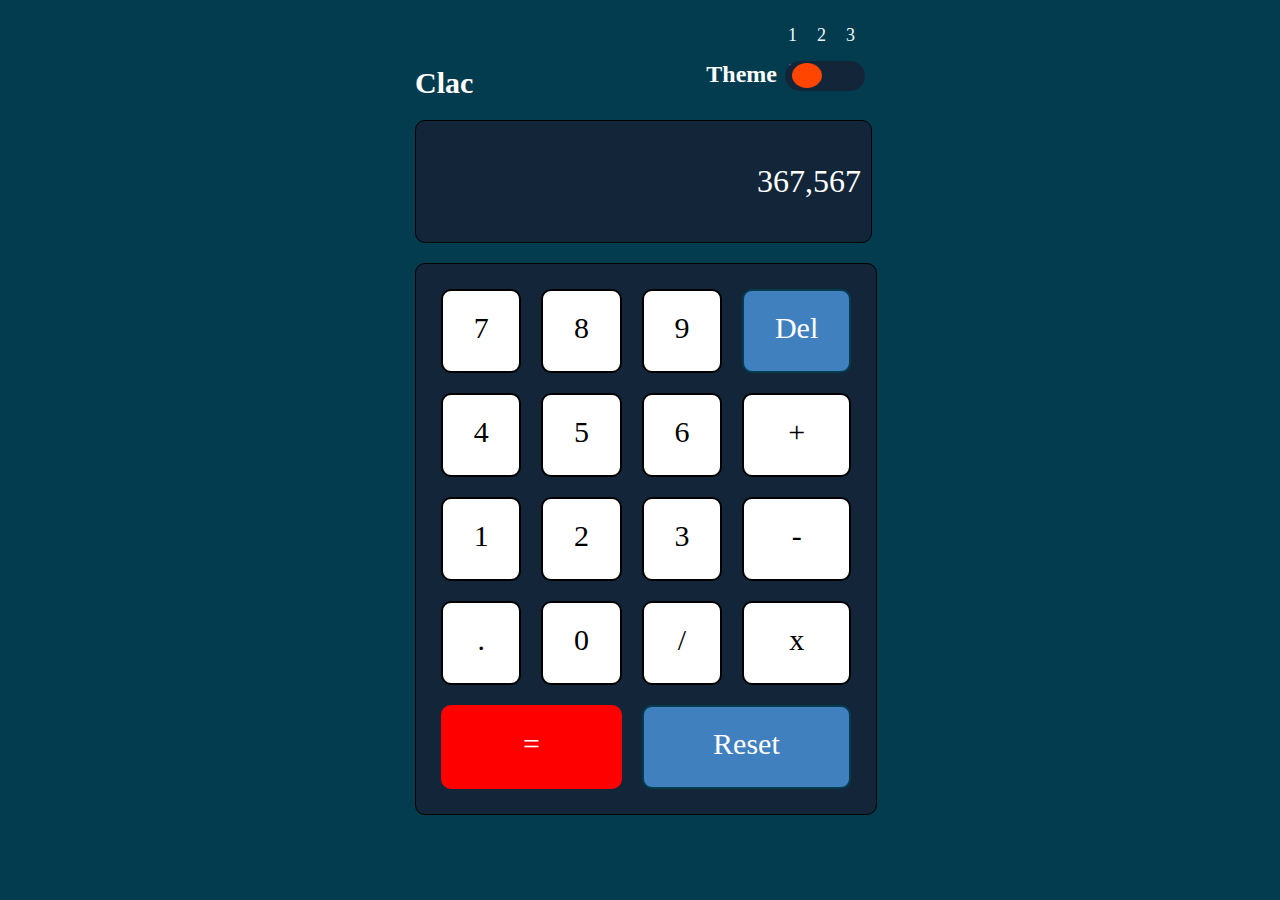
<file: CSS/CSS-TASK1/public/index.html>
<!DOCTYPE html>
<html lang="en">

<head>
    <meta charset="UTF-8">
    <meta name="viewport" content="width=, initial-scale=1.0">
    <title>Document</title>
    <link rel="stylesheet" href="style.css">
</head>

<body>
    <div class="main">
        <div class="themes">
            <p>1</p>
            <p>2</p>
            <p>3</p>
        </div>
        <div class="clac">
            <h1>Clac</h1>
            <h2>Theme</h2>
            <label class="clacc">
                <input type="checkbox">
                <span class="slider round"></span>
            </label>
        </div>
        <div class="numbers">
            <p>367,567</p>
        </div>
        <div class="grid-container">
            <div class=" item7">7</div>
            <div class=" item8">8</div>
            <div class=" item9">9</div>
            <div class=" del" id="del">Del</div>
            <div class=" item4">4</div>
            <div class=" item5">5</div>
            <div class=" item6">6</div>
            <div class=" plus">+</div>
            <div class=" item1">1</div>
            <div class=" item2">2</div>
            <div class=" item3">3</div>
            <div class=" minus">-</div>
            <div class=" itemdot">.</div>
            <div class=" item0">0</div>
            <div class=" slash">/</div>
            <div class=" itemx">x</div>
            <div class=" equal" id="equal">=</div>
            <div class=" reset" id="reset">Reset</div>
        </div>
    </div>
</body>

</html>
</file>
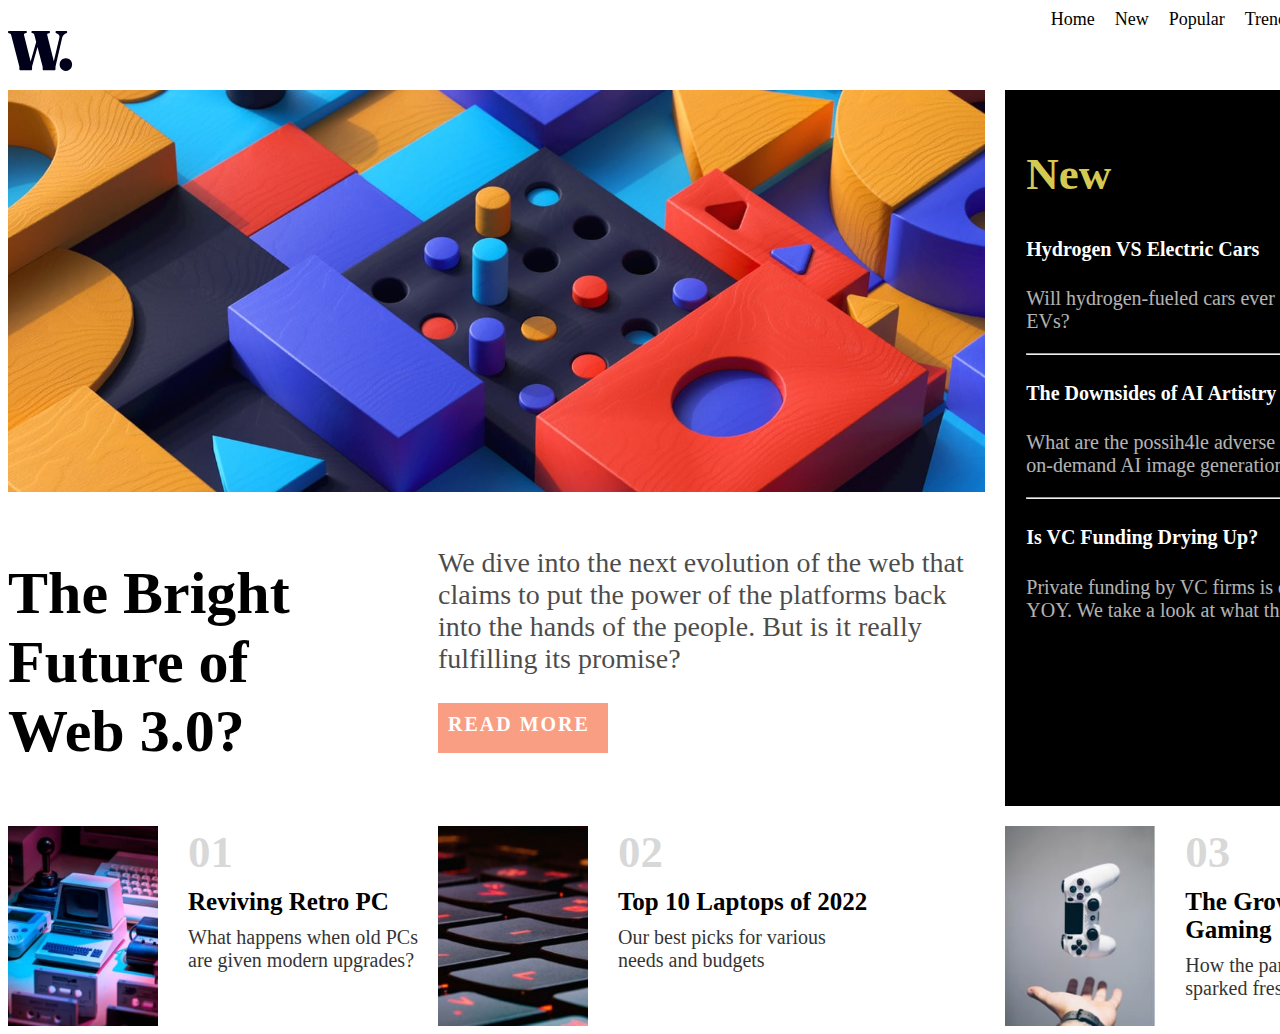
<file: CSS/CSS-TASK2/public/index.html>
<!DOCTYPE html>
<html lang="en">

<head>
    <meta charset="UTF-8">
    <meta name="viewport" content="width=device-width, initial-scale=1.0">
    <title>Document</title>
    <link rel="stylesheet" href="style.css">
</head>

<body>
    <div class="main">
        <div class="box">
            <div>Home</div>
            <div>New</div>
            <div>Popular</div>
            <div>Trending</div>
            <div>Categories </div>
        </div>
        <div class="logo">
            <img src="assets/logo.svg" alt="w">
        </div>
        <div class="grid-container">
            <div class="grid-item item1">
                <img src="assets/image-web-3-desktop.jpg" width="100%" alt="wall">
            </div>
            <div class="grid-item item2">
                <h2>New</h2>
                <h4>Hydrogen VS Electric Cars </h4>
                <p>Will hydrogen-fueled cars ever catch up to EVs?</p>
                <hr>
                <h4>The Downsides of AI Artistry </h4>
                <p> What are the possih4le adverse effects of on-demand AI image generation?</p>
                <hr>
                <h4> Is VC Funding Drying Up?</h4>
                <p> Private funding by VC firms is down 50% YOY. We take a look at what that means. </p>
            </div>
            <div class="grid-item item3">
                <h1>The Bright <br> Future of <br> Web 3.0?</h1>
            </div>
            <div class="grid-item item4">
                <p>We dive into the next evolution of the web that claims to put the power of the platforms back into
                    the hands of the people. But is it really fulfilling its promise? </p>
                <div class="bord">READ MORE</div>
            </div>
            <div class="grid-item item5">
                <img src="assets/image-retro-pcs.jpg" width="150px" height="200px" alt="pc">
                <div class="img1">
                    <h1>01</h1>
                    <h5>Reviving Retro PC </h5>
                    <p>What happens when old PCs <br> are given modern upgrades?</p>
                </div>
            </div>
            <div class="grid-item item6">
                <img src="assets/image-top-laptops.jpg" width="150px" height="200px" alt="lap">
                <div class="img2">
                    <h1>02</h1>
                    <h5>Top 10 Laptops of 2022</h5> 
                    <p> Our best picks for various <br> needs and budgets</p>
                </div>
            </div>
            <div class="grid-item item7">
                <img src="assets/image-gaming-growth.jpg" width="150px" height="200px" alt="games">
                <div class="img3">
                    <h1>03</h1>
                    <h5>The Growth of <br>Gaming</h5>
                    <p> How the pandemic has<br>sparked  fresh opportunities.</p>
                </div>
               
                </p>
            </div>
        </div>
    </div>

</body>

</html>
</file>
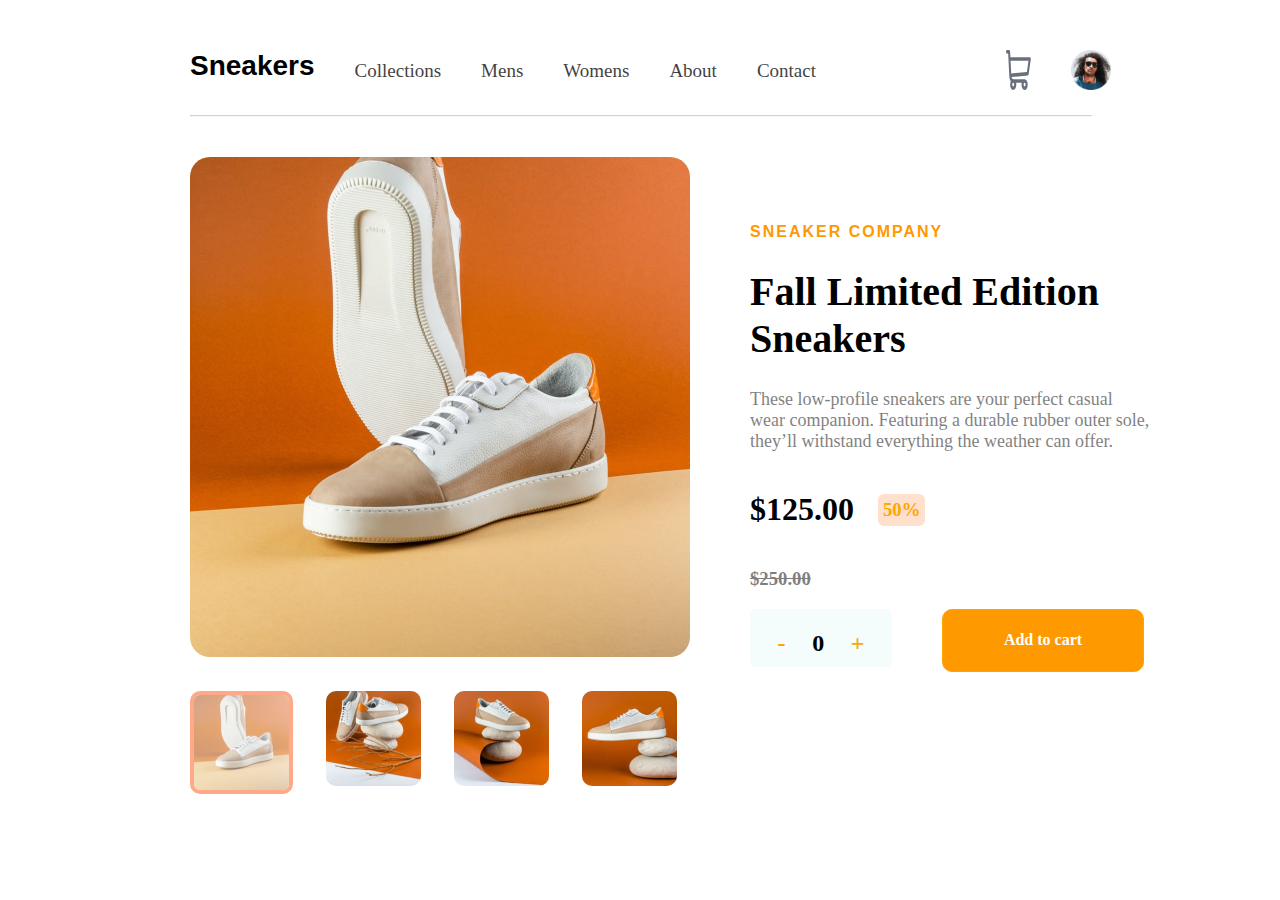
<file: CSS/CSS-TASK3/public/index.html>
<!DOCTYPE html>
<html lang="en">
<head>
    <meta charset="UTF-8">
    <meta name="viewport" content="width=device-width, initial-scale=1.0">
    <title>Document</title>
    <link rel="stylesheet" href="style.css">
</head>
<body>
    <div class="main">
        <div class="menu">
            <div class="menu1"><b>Sneakers</b></div>
            <div class="menu2">Collections</div>
            <div class="menu2">Mens</div>
            <div class="menu2">Womens</div>
            <div class="menu2">About</div>
            <div class="menu2">Contact</div>
            <div class="logo">
                <img src="assets/icon-cart.svg" width="25px"  alt="cart">
                <img src="assets/image-avatar.png " width="40px" alt="avtar">
            </div>
        </div>  
        <hr>
        <div class="grid-container">
            <div class="grid-item item1">
                <img src="assets/image-product-1.jpg" width="500px" alt="">
            </div>
            <div class="grid-item item2">
                <h4>SNEAKER COMPANY</h4>
                <h1>Fall Limited Edition 
                 <br>Sneakers </h1>
                <p>These low-profile sneakers are your perfect casual <br> wear 
                companion. Featuring a durable rubber outer sole,<br> they’ll
                withstand everything the weather can offer. </p>
                <div class="number">
                 <h1>$125.00</h1>&nbsp;&nbsp;&nbsp;&nbsp;&nbsp;&nbsp;<h3>50%</h3>
                </div>
                <del><h3>$250.00</h3></del>
                <div class="last">
                <div class="borders">
                    <h2>-</h2>
                    <h2 class="zero">0</h2>
                    <h2>+</h2>
                </div>
                <div class="cart">
                    <i class="fa-sharp fa-solid fa-cart-xmark"></i>
                    <h4>Add to cart</h4>
                </div>
            </div>
            </div>
            <div class="grid-item item3">
                <img src="assets/image-product-1-thumbnail.jpg" width="95px" alt="image1">
            </div>  
            <div class="grid-item item4">
                <img src="assets/image-product-2-thumbnail.jpg" width="95px" alt="image2">
            </div>
            <div class="grid-item item5">
                <img src="assets/image-product-3-thumbnail.jpg" width="95px" alt="image3">
            </div>
             <div class="grid-item item6">
                <img src="assets/image-product-4-thumbnail.jpg" width="95px" alt="image4">
             </div>
          </div>
          
    </div>
</body>
</html>
</file>
<file: CSS/CSS-TASK1/public/style.css>
body{
  width: 500px;
  background-color: rgb(4, 60, 79);
  margin: auto;
}
.main{
 padding: 25px;
}
.clac{
  display:flex;
  justify-content:space-between;
}
.clac h1{
  font-size: 30px;
  color: white;

}
.clac h2{
  color: white;
  margin-left:50%;
  margin-top: 15px;
}
.clacc {
  position: relative;
  display: inline-block;
  width: 80px;
  height: 30px;
  margin-top: 15px;
}

.slider {
  position: absolute;
  cursor: pointer;
  top: 0;
  left: 0;
  right: 0;
  bottom: 0;
  background-color:rgb(19, 38, 57);
  -webkit-transition: .4s;
  transition: .4s;
}

.slider:before {
  position: absolute;
  content: "";
  height: 25px;
  width: 30px;
  left: 7px;
  bottom: 3px;
  background-color:orangered;
  -webkit-transition: .4s;
  transition: .4s;
}
.slider.round {
  border-radius: 34px;
}

.slider.round:before {
  border-radius: 50%;
}
.themes{
  display: flex;
  justify-content: flex-end;
  font-size: large;
  color: aliceblue;
}
.themes p{ margin: 0 10px;}

.numbers{
  width:455px;
  height:auto px;
  background-color: rgb(19, 38, 57);
  border: 1px solid;
  border-radius: 10px;
}
.numbers>p{
  color: white;
  padding: 10px;
  text-align: end;
  font-size: xx-large;
}
.grid-container {
  display: grid;
  grid-template-columns:  auto auto auto auto;
  gap: 20px;
  background-color: rgb(19, 38, 57);
  padding: 25px;
  margin-top: 20px;;
  border: 1px solid;
  border-radius: 10px;
  height: 500px;
  width: 410px;
}

.grid-container > div {
  background-color:white;
  text-align: center;
  padding: 20px 0;
  font-size: 30px;
  color:black

}
.item7 {
    grid-column: 1;
    grid-row: 1;
    border: 2px solid;
    border-radius: 10px;

  }
  .item8 {
    grid-column: 2;
    grid-row: 1;
    border: 2px solid;
    border-radius: 10px;
  }
  .item9 {
    grid-column: 3;
    grid-row: 1;
    border: 2px solid;
    border-radius: 10px;
  }
  .del {
    grid-column: 4;
    grid-row: 1;
    border: 2px solid rgb(4, 60, 79);
    border-radius: 10px;
   
  }
  .item4 {
    grid-column: 1;
    grid-row: 2;
    border: 2px solid;
    border-radius: 10px;
  }
  .item5 {
    grid-column: 2;
    grid-row: 2;
    border: 2px solid;
    border-radius: 10px;
  }
  .item6 {
    grid-column: 3;
    grid-row: 2;
    border: 2px solid;
    border-radius: 10px;
  }
  .plus{
    grid-column: 4;
    grid-row: 2;
    border: 2px solid;
    border-radius: 10px;
  }
 
  .item1 {
    grid-column: 1;
    grid-row: 3;
    border: 2px solid;
    border-radius: 10px;
  }
  .item2 {
    grid-column: 2;
    grid-row: 3;
    border: 2px solid;
    border-radius: 10px;
  }
  .item3 {
    grid-column: 3;
    grid-row: 3;
    border: 2px solid;
    border-radius: 10px;
  }
  .minus{
    grid-column: 4;
    grid-row: 3;
    border: 2px solid;
    border-radius: 10px;
  }
  .itemdot {
    grid-column: 1;
    grid-row: 4;
    border: 2px solid;
    border-radius: 10px;
  }
  .slash {
    grid-column: 3;
    grid-row: 4;
    border: 2px solid;
    border-radius: 10px;
  }
  .itemx {
    grid-column: 4;
    grid-row: 4;
    border: 2px solid;
    border-radius: 10px;
  }
  .item0 {
    grid-column: 2;
    grid-row: 4;
    border: 2px solid;
    border-radius: 10px;
  }
   .equal {
    grid-column: 1 / 3;
    grid-row: 5;
    border: 2px solid red;
    border-radius: 10px;
  }
   .reset {
    grid-column: 3 / 5;
    grid-row: 5;
    border: 2px solid  rgb(4, 60, 79);
    border-radius: 10px;
  }
  #del{
    background-color: rgb(64, 128, 191) ;
    color: white;
}
#equal{
    background-color:  red;
    color: white;
}
#reset{
    background-color:rgb(64, 128, 191);
    color: white;
}
</file>
<file: CSS/CSS-TASK2/public/style.css>
.main{
  width: 1400px;
  place-content: center;
  margin: auto;
}
.box{
    border: 1px solid white;
    display: flex;
    gap: 20px;
    font-size: large;
    justify-content: flex-end;
    margin: auto;
    flex-wrap: wrap;
}
.grid-container {
    display: grid;
  margin-top: 15px;
  gap: 20px;
}
  .grid-item {
    background-color: rgba(255, 255, 255, 0.8);
    font-size: 30px;
  }
  
  .item1 {
    grid-column: 1 / span 2;
    grid-row: 1;
  }

  .item2 {
    grid-column: 3;
    grid-row: 1 / span 2;
    background-color: black;
    border: 1px solid;
    padding: 20px;
    width: 350px;
    height: auto;
  }
  .item2 >p{
    color: white;
    font-size: 20px;
    opacity: 70%;
  }
  .item2 >h4{
    color: white;
    font-size: 20px;
  }
  .item2 >h2{
    color: rgb(212, 201, 83);
  }
  .item3 {
    grid-column: 1 ;
    grid-row: 2; 
  }
  .item4 {
    grid-column: 2 ;
    grid-row: 2;  
    font-size: 28px;
    opacity: 70%;
  }

.bord{
  background-color:rgb(249, 118, 79);
  height: 30px;
  width: 150px;
  padding: 10px;
  letter-spacing: 2px;
  font-size: 20px;
  font-weight: 700;
  color: white;
}
  .item5 {
    grid-column: 1 ;
    grid-row: 3; 
    display: flex;
  }
  
  .item6 {
    grid-column: 2 ;
    grid-row: 3;
    display: flex; 
  }
  .item7 {
    grid-column: 3 ;
    grid-row: 3; 
    display: flex;
  }
.img1{
  display: block;
  margin-left: 30px;
}
.img1>h1{
  opacity: 15%;
  font-size: 150%;
  margin: 0%;
}
.img1>h5{
  font-size: 25px;
  margin: 0%;
  margin-top: 10px;
  margin-bottom: 10px;
}
.img1>p{
  font-size: 20px;
  opacity: 80%;
  margin: 0%;
}
.img2{
  display: block;
  margin-left: 30px;
}
.img2>h1{
  opacity: 15%;
  font-size: 150%;
  margin: 0%;
}
.img2>h5{
  font-size: 25px;
  margin: 0%;
  margin-top: 10px;
  margin-bottom: 10px;
}
.img2>p{
  font-size: 20px;
  opacity: 80%;
  margin: 0%;
}
.img3{
  display: block;
  margin-left: 30px;
}
.img3>h1{
  opacity: 15%;
  font-size: 150%;
  margin: 0%;
}
.img3>h5{
  font-size: 25px;
  margin: 0%;
  margin-top: 10px;
  margin-bottom: 10px;
}
.img3>p{
  font-size: 20px;
  opacity: 80%;
  margin: 0%;
}
@media only screen and (max-width: 768px) {
  body{
    justify-content: center;
    align-items: center;
    
  }
  .main{
    place-content: center;
    width: 700px;
  }
  .grid-container {
    display: grid;
    display: block;
    margin-top: 30px;
  }
  .img2{
    display: block;
    margin-top: 40px;
  }
  .item5 {
    grid-column: 1 ;
    grid-row: 3; 
    display: flex;
    margin-top: 30px;
  }
  .item6 {
    grid-column: 2 ;
    grid-row: 3;
    display: flex; 
    margin-top: 30px;
  }
  .item7 {
    grid-column: 3 ;
    grid-row: 3; 
    display: flex;
    margin-top: 30px;
  }
  .item2 {
    border: 1px solid;
    padding: 20px;
    width: 655px;
    height: auto;
  }
}
</file>
<file: CSS/CSS-TASK3/public/style.css>
.main{
    background-color: white;
    width: 900px;
    margin: auto;
    margin-top: 50px;
}
.menu{
    display: flex;
    gap:40px;
}
.menu1{
    font-size: 28px;
    font-weight: 800;
    font-family:'Lucida Sans', 'Lucida Sans Regular', 'Lucida Grande', 'Lucida Sans Unicode', Geneva, Verdana, sans-serif   ;
}
.menu2{
    font-size: 19px;
    opacity: 75%;
    margin-top: 10px;
}
.logo{
    display: flex;
    justify-content: end;
   gap: 40px;
  margin-left: 150px;
}
hr{
    opacity: 45%;
    width: 100%;
    margin-top: 25px;
}
.grid-container {
    display: grid;
    background-color:white;
    margin-top: 40px;
    column-gap: 20px;
    row-gap: 30px;
  } 
  .grid-item {
    background-color: rgba(255, 255, 255, 0.8);
  }
  
  .item1 {
    grid-column: 1 / span 4;
    grid-row: 1 ;
  }
  .item1> img{
    border-radius: 20px;
  }
  .item2 {
    grid-column:5 ;
    grid-row: 1 / span 2;
    margin-top: 45px;
    margin-left: 40px;
    width: 400px;
  }
  .item2 >h4{
    font-family:'Trebuchet MS', 'Lucida Sans Unicode', 'Lucida Grande', 'Lucida Sans', Arial, sans-serif;
    font-weight: 700;
    color: rgb(255, 153, 0);
    letter-spacing: 2px;
  }
  .item2 > h1{
    font-size: 40px;
  }
  .item2 > p{
    font-size: 18px;
    opacity: 50%;
  }
  .number {
    display: flex;
    align-items: center;
  }
  .number > h3{
    background-color: rgb(255, 224, 204);
    color: rgb(255, 166, 0);
    padding: 5px ;
    border-radius: 6px;
  }
  .borders{
    display: flex;
    justify-content: space-evenly;
    color: orange;
    font-weight: 800;
    background-color: rgb(244, 252, 252);
    width: 140px;
    height: 50px;
    border: 1px solid rgb(244, 252, 252);
    padding-bottom: 6px;
    border-radius: 5px;
  }
  .zero{
    color: black  ;
  }
  .cart{
    display: flex;
    justify-content: center;
    width: 200px;
    background-color:  rgb(255, 153, 0);
    border: 1px solid orange ;
    color: white;
    border-radius: 10px;
  }
  .last{
    display: flex;
    gap: 50px;
  }
  .item2 > del{
    opacity: 50%;
    
  }
  .item3 {
    grid-column:1 ;
    grid-row: 2;
  }
  .item3 > img{
    border-radius: 10px;
    border: 4px solid rgba(255, 72, 0, 0.847);
    opacity: 55%;
  }
  
  .item4 {
    grid-column:2 ;
    grid-row: 2;
  }
  .item4 > img{
    border-radius: 10px;
  }
  .item5 {
    grid-column:3 ;
    grid-row: 2;
  }
  .item5 > img{
    border-radius: 10px;
  }
  .item6 {
    grid-column:4 ;
    grid-row: 2;
  }
  .item6 > img{
    border-radius: 10px;
  }
  @media only screen and (max-width: 768px)
  {
    main{
      background-color: white;
      height: auto;
      width: auto;
  }
  .menu{
    display: flex;
    gap:30px;
    width: 300px;
    display: block;
    margin-left: 60px;
}
  .grid-container {
    display: block;
    background-color:white;
    margin-top: 40px;
    column-gap: 20px;
    row-gap: 30px;
  } 
  .item1> img{
    border-radius: 20px;
    width: 680px;
    margin-left: 20px;
  }
.item2 {
  grid-column:5 ;
  grid-row: 1 / span 2;
  margin-top: 45px;
  margin-left: 60px;
  width: 600px;
}
.item3 {
  margin-top: 40px;
  grid-column:1 ;
  grid-row: 2;
}
.item3 > img{
  border-radius: 10px;
  border: 4px solid rgba(255, 72, 0, 0.847);
  opacity: 55%;
  width: 450px;
  margin-left: 140px;
}
.item4 {
  margin-top: 40px;
  grid-column:2 ;
  grid-row: 2;
}
.item4 > img{
  border-radius: 10px;
  width: 450px;
  margin-left: 140px;
}
.item5 {
  margin-top: 40px;
  grid-column:3 ;
  grid-row: 2;
}
.item5 > img{
  border-radius: 10px;
  width: 450px;
  margin-left: 140px;
}
.item6 {
  margin-top: 40px;
  grid-column:4 ;
  grid-row: 2;
}
.item6 > img{
  border-radius: 10px;
  width: 450px;
  margin-left: 140px;}
  }
</file>
